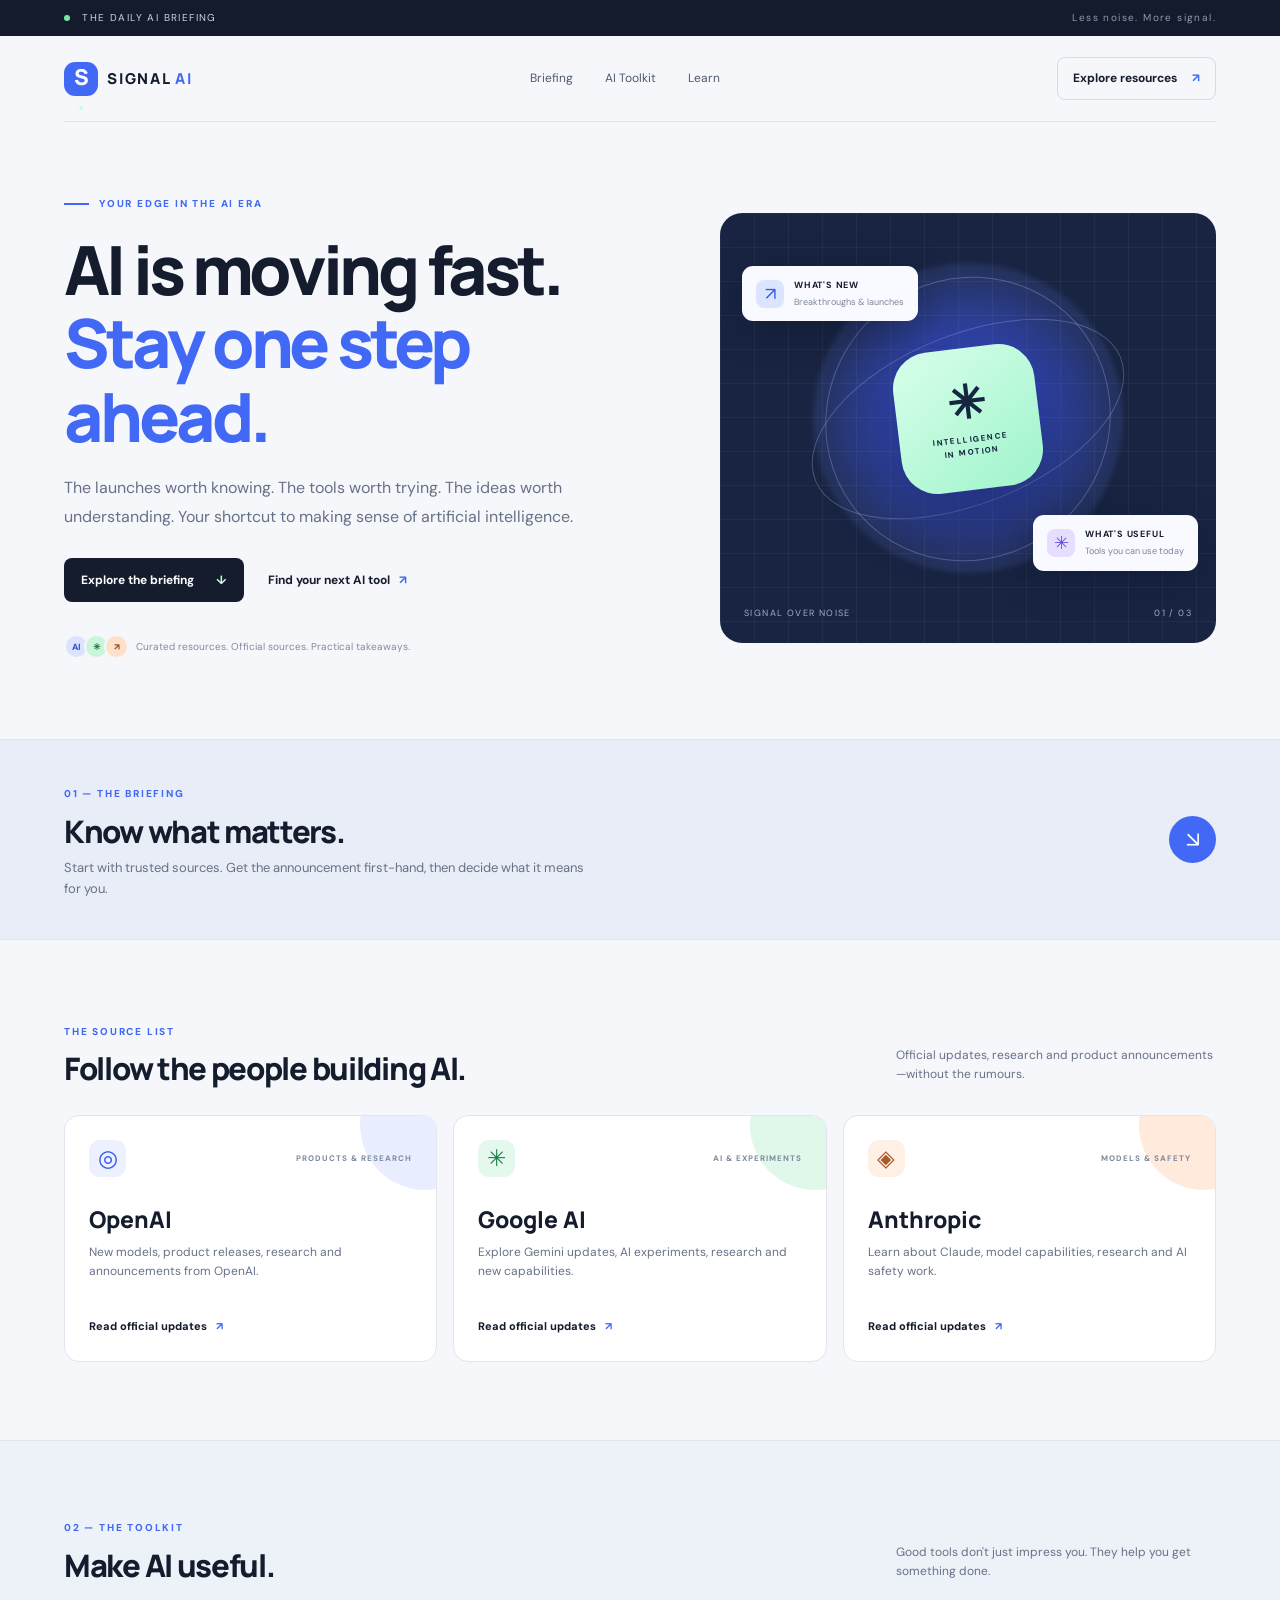
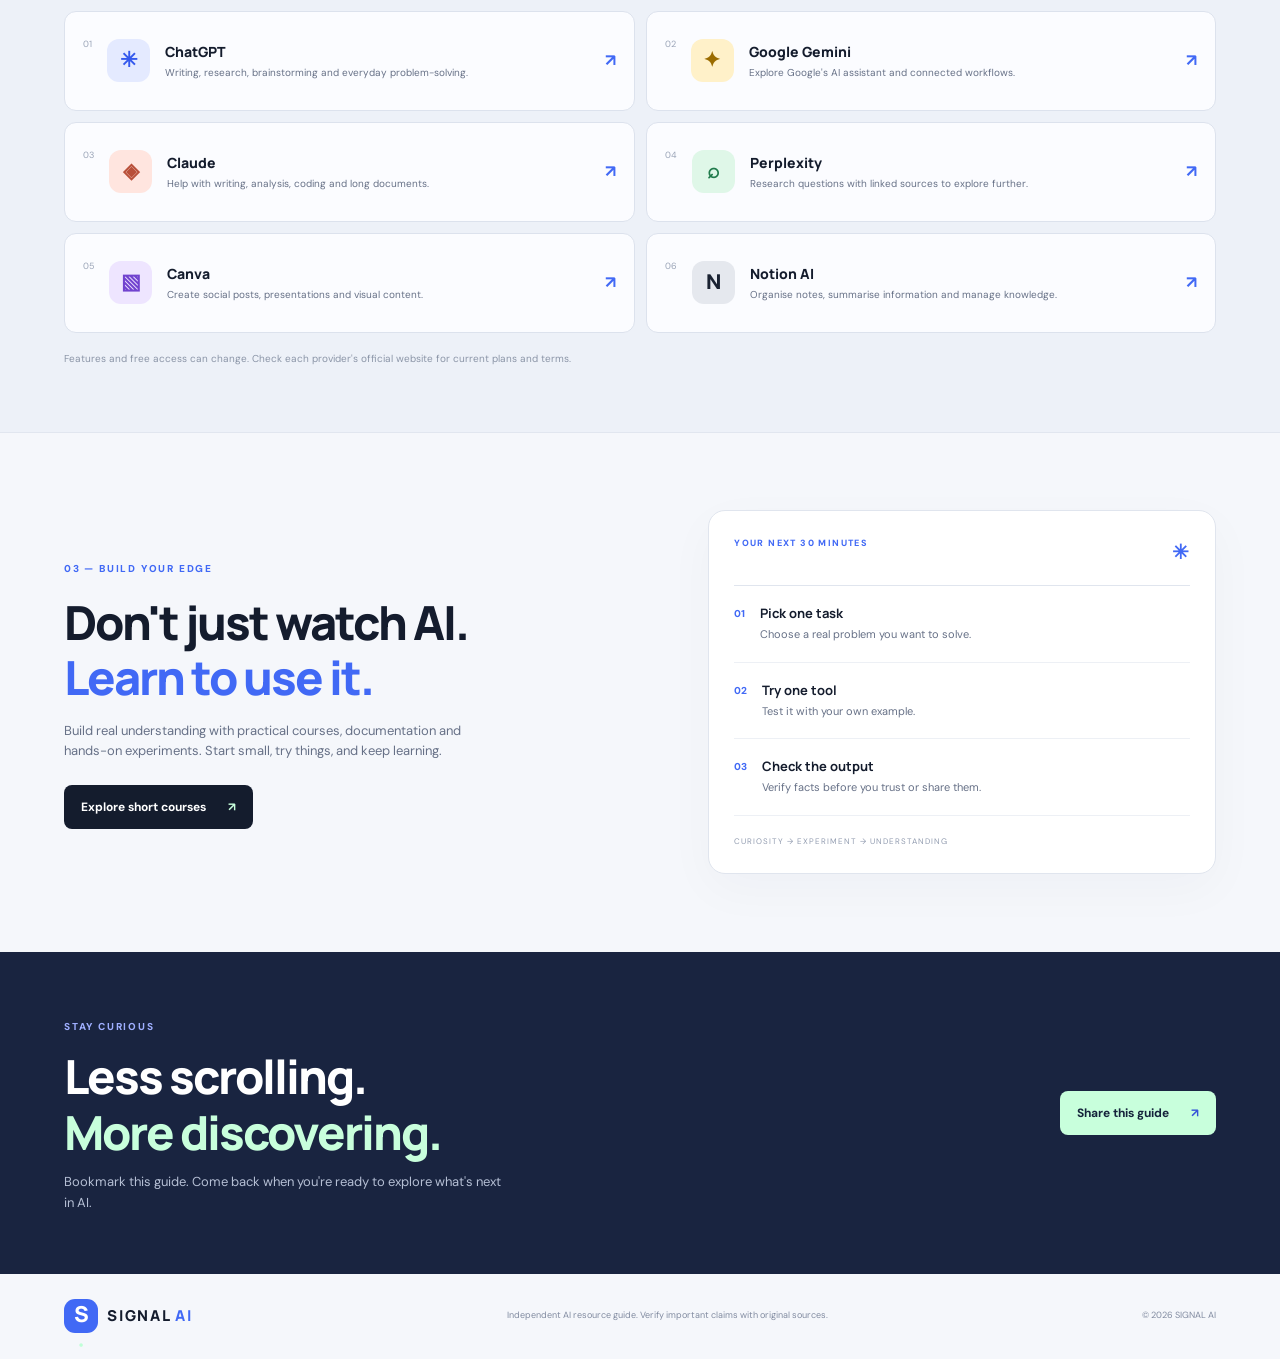
<file: index.html>
<!doctype html>
<html lang="en">
<head>
<meta charset="utf-8"><meta name="viewport" content="width=device-width, initial-scale=1">
<meta name="description" content="AI news worth knowing, useful tools worth trying, and practical resources to help you make sense of artificial intelligence.">
<meta name="theme-color" content="#f5f7fb">
<title>Signal AI — The AI Briefing</title>
<link rel="stylesheet" href="style.css">
</head>
<body>
<div class="topline"><div class="shell topinner"><span><i></i> THE DAILY AI BRIEFING</span><span>Less noise. More signal.</span></div></div>
<header class="shell header">
<a class="brand" href="index.html"><span class="mark">S<span>·</span></span><span>SIGNAL<span class="blue">AI</span></span></a>
<nav><a href="#briefing">Briefing</a><a href="#tools">AI Toolkit</a><a href="#learn">Learn</a></nav>
<a class="headerlink" href="#tools">Explore resources <b>↗</b></a>
</header>
<main>
<section class="shell hero">
<div class="hero-copy"><div class="kicker"><span></span> YOUR EDGE IN THE AI ERA</div>
<h1>AI is moving fast.<br><em>Stay one step ahead.</em></h1>
<p class="intro">The launches worth knowing. The tools worth trying. The ideas worth understanding. Your shortcut to making sense of artificial intelligence.</p>
<div class="actions"><a class="btn dark" href="#briefing">Explore the briefing <b>↓</b></a><a class="simplelink" href="#tools">Find your next AI tool <b>↗</b></a></div>
<div class="trust"><div class="bubbles"><span>AI</span><span>✳</span><span>↗</span></div>Curated resources. Official sources. Practical takeaways.</div></div>
<div class="art"><div class="grid"></div><div class="orb o1"></div><div class="orb o2"></div><div class="core"><strong>✳</strong><small>INTELLIGENCE<br>IN MOTION</small></div>
<div class="float f1"><i>↗</i><span><b>WHAT'S NEW</b><small>Breakthroughs & launches</small></span></div>
<div class="float f2"><i>✳</i><span><b>WHAT'S USEFUL</b><small>Tools you can use today</small></span></div>
<div class="caption">SIGNAL OVER NOISE <span>01 / 03</span></div></div>
</section>
<section class="band" id="briefing"><div class="shell bandinner"><div><label>01 — THE BRIEFING</label><h2>Know what matters.</h2><p>Start with trusted sources. Get the announcement first-hand, then decide what it means for you.</p></div><a class="round" href="#sources">↘</a></div></section>
<section class="shell section" id="sources"><div class="sectionhead"><div><label>THE SOURCE LIST</label><h2>Follow the people building AI.</h2></div><p>Official updates, research and product announcements—without the rumours.</p></div>
<div class="sourcegrid">
<article class="source"><div class="sourcemeta"><span class="symbol">◎</span><small>PRODUCTS & RESEARCH</small></div><h3>OpenAI</h3><p>New models, product releases, research and announcements from OpenAI.</p><a href="https://openai.com/news/" target="_blank" rel="noopener noreferrer">Read official updates <b>↗</b></a></article>
<article class="source google"><div class="sourcemeta"><span class="symbol">✳</span><small>AI & EXPERIMENTS</small></div><h3>Google AI</h3><p>Explore Gemini updates, AI experiments, research and new capabilities.</p><a href="https://blog.google/technology/ai/" target="_blank" rel="noopener noreferrer">Read official updates <b>↗</b></a></article>
<article class="source anthro"><div class="sourcemeta"><span class="symbol">◈</span><small>MODELS & SAFETY</small></div><h3>Anthropic</h3><p>Learn about Claude, model capabilities, research and AI safety work.</p><a href="https://www.anthropic.com/news" target="_blank" rel="noopener noreferrer">Read official updates <b>↗</b></a></article>
</div></section>
<section class="toolband" id="tools"><div class="shell section"><div class="sectionhead"><div><label>02 — THE TOOLKIT</label><h2>Make AI useful.</h2></div><p>Good tools don't just impress you. They help you get something done.</p></div>
<div class="toolgrid">
<a class="tool" href="https://chatgpt.com/" target="_blank" rel="noopener noreferrer"><small>01</small><i class="ib">✳</i><span><b>ChatGPT</b><em>Writing, research, brainstorming and everyday problem-solving.</em></span><strong>↗</strong></a>
<a class="tool" href="https://gemini.google.com/" target="_blank" rel="noopener noreferrer"><small>02</small><i class="iy">✦</i><span><b>Google Gemini</b><em>Explore Google's AI assistant and connected workflows.</em></span><strong>↗</strong></a>
<a class="tool" href="https://claude.ai/" target="_blank" rel="noopener noreferrer"><small>03</small><i class="ic">◈</i><span><b>Claude</b><em>Help with writing, analysis, coding and long documents.</em></span><strong>↗</strong></a>
<a class="tool" href="https://www.perplexity.ai/" target="_blank" rel="noopener noreferrer"><small>04</small><i class="ig">⌕</i><span><b>Perplexity</b><em>Research questions with linked sources to explore further.</em></span><strong>↗</strong></a>
<a class="tool" href="https://www.canva.com/" target="_blank" rel="noopener noreferrer"><small>05</small><i class="ip">▧</i><span><b>Canva</b><em>Create social posts, presentations and visual content.</em></span><strong>↗</strong></a>
<a class="tool" href="https://www.notion.so/product/ai" target="_blank" rel="noopener noreferrer"><small>06</small><i class="ii">N</i><span><b>Notion AI</b><em>Organise notes, summarise information and manage knowledge.</em></span><strong>↗</strong></a>
</div><p class="disclaimer">Features and free access can change. Check each provider's official website for current plans and terms.</p></div></section>
<section class="shell section learn" id="learn"><div><label>03 — BUILD YOUR EDGE</label><h2>Don't just watch AI.<br><em>Learn to use it.</em></h2><p>Build real understanding with practical courses, documentation and hands-on experiments. Start small, try things, and keep learning.</p><a class="btn dark" href="https://www.deeplearning.ai/short-courses/" target="_blank" rel="noopener noreferrer">Explore short courses <b>↗</b></a></div>
<div class="learnpanel"><div class="paneltop">YOUR NEXT 30 MINUTES <b>✳</b></div><div class="step"><i>01</i><span><b>Pick one task</b><small>Choose a real problem you want to solve.</small></span></div><div class="step"><i>02</i><span><b>Try one tool</b><small>Test it with your own example.</small></span></div><div class="step"><i>03</i><span><b>Check the output</b><small>Verify facts before you trust or share them.</small></span></div><div class="panelbottom">CURIOSITY → EXPERIMENT → UNDERSTANDING</div></div></section>
<section class="closing"><div class="shell closeinner"><div><label>STAY CURIOUS</label><h2>Less scrolling.<br><em>More discovering.</em></h2><p>Bookmark this guide. Come back when you're ready to explore what's next in AI.</p></div><button id="shareBtn" class="btn light">Share this guide <b>↗</b></button></div></section>
</main>
<footer class="shell footer"><a class="brand" href="index.html"><span class="mark">S<span>·</span></span><span>SIGNAL<span class="blue">AI</span></span></a><p>Independent AI resource guide. Verify important claims with original sources.</p><small>© <span id="year"></span> SIGNAL AI</small></footer>
<script src="script.js"></script>
</body></html>
</file>
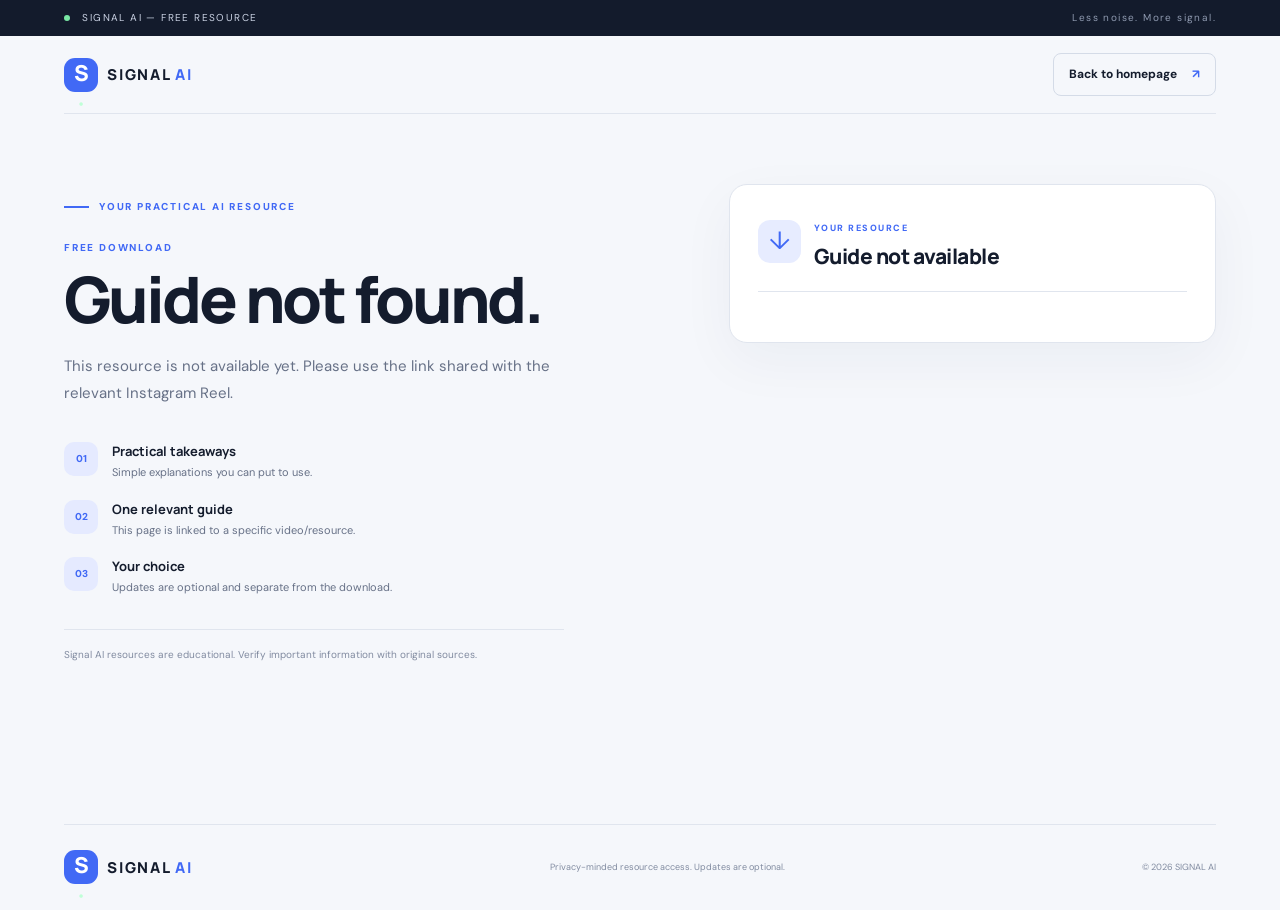
<file: guide.html>
<!doctype html>
<html lang="en">
<head>
<meta charset="utf-8">
<meta name="viewport" content="width=device-width, initial-scale=1">
<meta name="theme-color" content="#f5f7fb">
<meta name="description" content="Get your free Signal AI guide.">
<title>Get Your Free AI Guide — Signal AI</title>
<link rel="stylesheet" href="style.css">
</head>
<body class="guide-page">
<div class="topline"><div class="shell topinner"><span><i></i> SIGNAL AI — FREE RESOURCE</span><span>Less noise. More signal.</span></div></div>
<header class="shell header guide-header">
<a class="brand" href="index.html"><span class="mark">S<span>·</span></span><span>SIGNAL<span class="blue">AI</span></span></a>
<a class="headerlink" href="index.html">Back to homepage <b>↗</b></a>
</header>
<main class="shell guide-layout">
<section class="guide-intro">
<div class="kicker"><span></span> YOUR PRACTICAL AI RESOURCE</div>
<p class="guide-eyebrow">FREE DOWNLOAD</p>
<h1 id="guideTitle">Get your free <em>AI guide.</em></h1>
<p class="intro" id="guideDescription">Enter your details to access this resource. We'll only use your information as described below.</p>
<div class="guide-points">
<div><span>01</span><p><b>Practical takeaways</b><small>Simple explanations you can put to use.</small></p></div>
<div><span>02</span><p><b>One relevant guide</b><small>This page is linked to a specific video/resource.</small></p></div>
<div><span>03</span><p><b>Your choice</b><small>Updates are optional and separate from the download.</small></p></div>
</div>
<div class="guide-note">Signal AI resources are educational. Verify important information with original sources.</div>
</section>
<section class="form-card">
<div class="form-card-top"><span class="form-icon">↓</span><div><small>YOUR RESOURCE</small><h2 id="formGuideTitle">Get the guide</h2></div></div>
<form id="leadForm">
<label class="field-label" for="fullName">Full name <span>*</span></label>
<input id="fullName" name="name" autocomplete="name" required maxlength="100" placeholder="Enter your name">
<label class="field-label" for="email">Email address <span>*</span></label>
<input id="email" name="email" type="email" autocomplete="email" required maxlength="254" placeholder="you@example.com">
<label class="field-label" for="phone">WhatsApp / phone number <span>*</span></label>
<input id="phone" name="phone" type="tel" autocomplete="tel" required maxlength="20" placeholder="+91 98765 43210">
<div class="consent-box">
<label class="check-row"><input id="emailConsent" type="checkbox"><span>I agree to receive future AI news, tools and guide updates by email. I can unsubscribe anytime.</span></label>
<label class="check-row"><input id="whatsappConsent" type="checkbox"><span>I agree to receive future AI news, tools and guide updates on WhatsApp. I can opt out anytime.</span></label>
</div>
<p class="privacy-copy">Your details will be recorded to provide the requested guide and manage any updates you separately opt into. Do not submit information for someone else.</p>
<button class="btn dark submit-btn" id="submitBtn" type="submit">Get my guide <b>→</b></button>
<p class="form-status" id="formStatus" role="status" aria-live="polite"></p>
</form>
<div class="download-area" id="downloadArea" hidden>
<div class="success-mark">✓</div><h3>Your guide is ready</h3><p id="downloadMessage">Your details have been submitted. Use the button below to access your guide.</p>
<a class="btn dark" id="downloadBtn" href="#" target="_blank" rel="noopener noreferrer">Download PDF <b>↓</b></a>
<p class="download-note">If the PDF isn't ready yet, please check back later. This link is specific to this guide.</p>
</div>
</section>
</main>
<footer class="shell footer guide-footer"><a class="brand" href="index.html"><span class="mark">S<span>·</span></span><span>SIGNAL<span class="blue">AI</span></span></a><p>Privacy-minded resource access. Updates are optional.</p><small>© <span id="year"></span> SIGNAL AI</small></footer>
<script src="guide.js"></script>
</body></html>
</file>
<file: style.css>
@import url('https://fonts.googleapis.com/css2?family=DM+Sans:wght@400;500;600;700&family=Manrope:wght@400;500;600;700;800&display=swap');
:root{--ink:#141c2d;--muted:#677187;--paper:#f5f7fb;--line:#e0e5ee;--blue:#4169f5;--mint:#c8ffdc}*{box-sizing:border-box}html{scroll-behavior:smooth;scroll-padding-top:25px}body{margin:0;background:var(--paper);color:var(--ink);font-family:'DM Sans',Arial,sans-serif;line-height:1.6}.shell{width:min(1160px,90%);margin:auto}.topline{background:#131b2c;color:#cbd3e4;font-size:10px;letter-spacing:1.4px}.topinner{display:flex;justify-content:space-between;padding:10px 0}.topinner i{display:inline-block;width:6px;height:6px;border-radius:50%;background:#79e7a4;margin-right:8px}.topinner span:last-child{color:#8f9ab0}.header{height:86px;display:flex;align-items:center;justify-content:space-between;border-bottom:1px solid var(--line)}.brand{display:flex;align-items:center;gap:9px;color:var(--ink);font:800 15px Manrope,sans-serif;letter-spacing:1.8px;text-decoration:none}.mark{width:34px;height:34px;display:grid;place-items:center;border-radius:11px;background:var(--blue);color:white;font-size:22px;letter-spacing:0}.mark span{color:#bfffd7}.blue{color:var(--blue);margin-left:3px}.header nav{display:flex;gap:32px}.header nav a{font-size:12px;color:#4f5a70;text-decoration:none}.headerlink{font-size:12px;font-weight:700;text-decoration:none;color:var(--ink);border:1px solid #d4dbe7;padding:11px 15px;border-radius:8px}.headerlink b{color:var(--blue);margin-left:12px}.hero{display:grid;grid-template-columns:1.1fr .9fr;gap:50px;align-items:center;padding-top:74px;padding-bottom:80px}.kicker,label{font-size:10px;letter-spacing:1.8px;font-weight:800;color:var(--blue)}.kicker{display:flex;align-items:center;gap:10px}.kicker span{height:2px;width:25px;background:var(--blue)}h1,h2,h3,p{margin-top:0}.hero h1{font:800 clamp(43px,5.3vw,70px)/1.08 Manrope,sans-serif;letter-spacing:-3.8px;margin:21px 0}.hero h1 em,.learn h2 em,.closing h2 em{font-style:normal;color:var(--blue)}.intro{max-width:520px;font-size:16px;color:var(--muted);line-height:1.8}.actions{display:flex;align-items:center;gap:24px;flex-wrap:wrap;margin-top:27px}.btn{display:inline-flex;align-items:center;gap:22px;padding:14px 17px;border:0;border-radius:8px;text-decoration:none;font:700 12px 'DM Sans',sans-serif;cursor:pointer;transition:transform .2s}.btn:hover{transform:translateY(-2px)}.dark{background:var(--ink);color:white}.dark b{color:var(--mint)}.simplelink{font-size:12px;font-weight:700;color:var(--ink);text-decoration:none}.simplelink b{color:var(--blue);margin-left:6px}.trust{display:flex;align-items:center;gap:12px;margin-top:32px;color:#818ba0;font-size:10px}.bubbles{display:flex}.bubbles span{width:25px;height:25px;display:grid;place-items:center;margin-right:-5px;border:2px solid var(--paper);border-radius:50%;background:#dce3ff;color:#344fd0;font-size:9px;font-weight:800}.bubbles span:nth-child(2){background:#c9f6da;color:#28764b}.bubbles span:nth-child(3){background:#ffe1ca;color:#8c4a24}.art{height:430px;position:relative;overflow:hidden;border-radius:22px;background:#182442;isolation:isolate}.grid{position:absolute;inset:0;background-image:linear-gradient(#ffffff0b 1px,transparent 1px),linear-gradient(90deg,#ffffff0b 1px,transparent 1px);background-size:34px 34px}.art:before{content:'';position:absolute;width:320px;height:320px;top:45px;left:calc(50% - 160px);border-radius:50%;background:radial-gradient(circle,#4c70f7 0,#344ac0 28%,#24315b 67%,transparent 70%)}.orb{position:absolute;border:1px solid #b5c5ff4c;border-radius:50%;left:50%;top:48%;transform:translate(-50%,-50%) rotate(-22deg)}.o1{width:330px;height:170px}.o2{width:280px;height:290px;transform:translate(-50%,-50%) rotate(48deg)}.core{position:absolute;left:50%;top:48%;width:142px;height:142px;border-radius:36px;display:flex;flex-direction:column;justify-content:center;align-items:center;background:linear-gradient(145deg,#d8ffeb,#9ff4cb);box-shadow:0 20px 70px #080d1b77;color:#172640;transform:translate(-50%,-50%) rotate(-7deg)}.core strong{font-size:46px;line-height:1}.core small{font-size:8px;letter-spacing:1.5px;text-align:center;font-weight:800;margin-top:7px}.float{position:absolute;display:flex;align-items:center;gap:10px;background:#f8faff;padding:12px 14px;border-radius:11px;box-shadow:0 10px 40px #050b1c44}.float b,.float small{display:block}.float b{font-size:9px;letter-spacing:.8px}.float small{font-size:9px;color:#7c8599;margin-top:3px}.float i{width:28px;height:28px;border-radius:8px;background:#dbe5ff;color:#3457e9;display:grid;place-items:center;font-size:18px;font-style:normal}.f1{top:53px;left:22px}.f2{right:18px;bottom:72px}.f2 i{background:#e6ddff;color:#6b4be4}.caption{position:absolute;bottom:22px;left:24px;right:24px;color:#9facca;font-size:9px;letter-spacing:1.4px;display:flex;justify-content:space-between}.band{background:#e9edf7;border-block:1px solid #e0e5ee}.bandinner{display:flex;align-items:center;justify-content:space-between;padding:39px 0}.band h2,.sectionhead h2{font:800 31px/1.2 Manrope,sans-serif;letter-spacing:-1.3px;margin:8px 0}.band p{font-size:13px;color:var(--muted);max-width:520px;margin:0}.round{display:grid;place-items:center;width:47px;height:47px;flex-shrink:0;border-radius:50%;background:var(--blue);color:white;text-decoration:none;font-size:22px}.section{padding-top:77px;padding-bottom:78px}.sectionhead{display:flex;justify-content:space-between;align-items:end;gap:35px;margin-bottom:27px}.sectionhead h2{margin-bottom:0}.sectionhead>p{max-width:320px;font-size:12px;color:var(--muted);margin-bottom:3px}.sourcegrid{display:grid;grid-template-columns:repeat(3,1fr);gap:16px}.source{position:relative;overflow:hidden;min-height:245px;padding:24px;border:1px solid var(--line);border-radius:15px;background:white}.source:after{content:'';position:absolute;width:130px;height:130px;right:-54px;top:-56px;border-radius:50%;background:#e9eeff}.google:after{background:#e0f8e9}.anthro:after{background:#ffeadb}.sourcemeta{display:flex;justify-content:space-between;align-items:center;position:relative;z-index:1}.symbol{display:grid;place-items:center;width:37px;height:37px;border-radius:11px;background:#edf0ff;color:#3458e7;font-size:23px}.google .symbol{background:#e5f8ed;color:#168348}.anthro .symbol{background:#fff0e5;color:#a85a2b}.sourcemeta small{font-size:8px;letter-spacing:1px;color:#818ba0;font-weight:800}.source h3{font:800 23px Manrope,sans-serif;margin:26px 0 8px}.source p{font-size:12px;color:var(--muted);min-height:57px}.source>a{display:inline-flex;gap:9px;font-size:11px;font-weight:800;color:var(--ink);text-decoration:none}.source>a b{color:var(--blue)}.toolband{background:#edf1f8;border-block:1px solid #e1e6ef}.toolband .section{padding-top:72px;padding-bottom:65px}.toolgrid{display:grid;grid-template-columns:repeat(2,1fr);gap:11px}.tool{display:flex;align-items:center;gap:15px;min-height:100px;padding:17px 18px;border:1px solid #dce2ed;background:#fbfcff;border-radius:12px;text-decoration:none;color:var(--ink);transition:transform .2s,border-color .2s}.tool:hover{transform:translateY(-2px);border-color:#9aaaf5}.tool>small{font-size:9px;color:#9aa4b7;align-self:flex-start;margin-top:8px}.tool>i{display:grid;place-items:center;width:43px;height:43px;flex-shrink:0;border-radius:12px;font-size:21px;font-weight:800;font-style:normal}.ib{background:#e4eaff;color:#3459ed}.iy{background:#fff1c9;color:#9b6c00}.ic{background:#ffe5df;color:#b94f39}.ig{background:#dff7e8;color:#217b4c}.ip{background:#eee5ff;color:#7143cf}.ii{background:#e5e8ee;color:#1a2232}.tool>span{display:block;flex:1}.tool b,.tool em{display:block}.tool b{font:800 14px Manrope,sans-serif}.tool em{font-style:normal;font-size:10px;line-height:1.5;color:var(--muted);margin-top:4px}.tool>strong{font-size:17px;color:var(--blue)}.disclaimer{font-size:10px;color:#8b95a7;margin:18px 0 0}.learn{display:grid;grid-template-columns:1fr .9fr;gap:80px;align-items:center}.learn h2,.closing h2{font:800 clamp(32px,4vw,47px)/1.18 Manrope,sans-serif;letter-spacing:-2px;margin:15px 0}.learn>div:first-child>p,.closing p{font-size:13px;color:var(--muted);max-width:440px;margin-bottom:23px}.learnpanel{padding:25px;border-radius:17px;background:white;border:1px solid var(--line);box-shadow:0 15px 50px #17284c08}.paneltop{display:flex;justify-content:space-between;color:var(--blue);font-size:9px;letter-spacing:1.4px;font-weight:800;padding-bottom:17px;border-bottom:1px solid var(--line)}.paneltop b{font-size:20px}.step{display:flex;gap:15px;padding:18px 0;border-bottom:1px solid #edf0f5}.step i{font-size:10px;font-weight:800;color:var(--blue);padding-top:2px;font-style:normal}.step b,.step small{display:block}.step b{font:700 13px Manrope,sans-serif}.step small{font-size:11px;color:var(--muted);margin-top:4px}.panelbottom{font-size:8px;letter-spacing:1px;color:#929cb0;margin-top:19px}.closing{background:#192440;color:white}.closeinner{padding:60px 0;display:flex;align-items:center;justify-content:space-between;gap:30px}.closing label{color:#9fafff}.closing h2{margin:12px 0}.closing h2 em{color:var(--mint)}.closing p{color:#b5bfd4;margin:0}.light{background:var(--mint);color:#15233b;flex-shrink:0}.light b{color:#3653d8}.footer{display:flex;align-items:center;justify-content:space-between;gap:25px;padding-top:25px;padding-bottom:25px}.footer p,.footer>small{font-size:9px;color:#818ba0;margin:0}.footer>small{white-space:nowrap}
@media(max-width:800px){.header nav{gap:15px}.hero{gap:25px;padding-top:55px}.art{height:360px}.f1{left:10px}.f2{right:9px}.learn{gap:35px}.sectionhead{align-items:start;flex-direction:column;gap:10px}.sectionhead>p{margin:0}.source{padding:18px}.sourcemeta small{font-size:7px}}
@media(max-width:600px){.topinner span:last-child{display:none}.header{height:70px}.header nav{display:none}.headerlink{font-size:10px;padding:9px}.hero{grid-template-columns:1fr;padding-top:45px;padding-bottom:50px;gap:35px}.hero h1{font-size:47px;letter-spacing:-2.6px}.intro{font-size:14px}.art{height:330px}.bandinner{padding:30px 0;gap:15px}.band h2,.sectionhead h2{font-size:26px}.band p{font-size:12px}.round{width:40px;height:40px}.section{padding-top:53px;padding-bottom:53px}.sourcegrid{grid-template-columns:1fr}.source{min-height:0}.source p{min-height:0}.source h3{margin-top:19px}.toolgrid{grid-template-columns:1fr}.toolband .section{padding-top:52px;padding-bottom:50px}.learn{grid-template-columns:1fr;gap:30px}.learn h2,.closing h2{font-size:37px}.closeinner{padding:45px 0;align-items:flex-start;flex-direction:column;gap:22px}.footer{align-items:flex-start;flex-direction:column;gap:11px}.footer p{line-height:1.6}.footer>small{margin-top:4px}}


/* Signal AI guide landing page */
.guide-page{min-height:100vh}
.guide-header{height:78px}
.guide-layout{display:grid;grid-template-columns:1fr .82fr;gap:70px;align-items:start;padding-top:70px;padding-bottom:80px;min-height:calc(100vh - 190px)}
.guide-intro{padding-top:15px}
.guide-eyebrow{margin:25px 0 8px;font-size:10px;letter-spacing:1.8px;font-weight:800;color:var(--blue)}
.guide-intro h1{font:800 clamp(42px,5vw,64px)/1.08 Manrope,sans-serif;letter-spacing:-3px;margin:0 0 20px}
.guide-intro h1 em{font-style:normal;color:var(--blue)}
.guide-intro .intro{font-size:15px;max-width:500px}
.guide-points{display:grid;gap:18px;margin-top:35px}
.guide-points>div{display:flex;gap:14px;align-items:flex-start}
.guide-points>div>span{display:grid;place-items:center;flex:0 0 34px;height:34px;border-radius:10px;background:#e5eaff;color:var(--blue);font-size:10px;font-weight:800}
.guide-points p{margin:0}
.guide-points b,.guide-points small{display:block}
.guide-points b{font:700 13px Manrope,sans-serif}
.guide-points small{font-size:11px;color:var(--muted);margin-top:4px}
.guide-note{border-top:1px solid var(--line);padding-top:17px;margin-top:32px;font-size:10px;color:#818ba0;max-width:500px}
.form-card{background:#fff;border:1px solid var(--line);border-radius:18px;padding:28px;box-shadow:0 18px 55px #17284c0c}
.form-card-top{display:flex;gap:13px;align-items:center;padding-bottom:21px;border-bottom:1px solid var(--line);margin-bottom:22px}
.form-icon{display:grid;place-items:center;width:43px;height:43px;border-radius:12px;background:#e7ecff;color:var(--blue);font-size:25px}
.form-card-top small{font-size:9px;letter-spacing:1.5px;font-weight:800;color:var(--blue)}
.form-card-top h2{font:800 21px Manrope,sans-serif;margin:3px 0 0;letter-spacing:-.5px}
.field-label{display:block;font-size:11px;font-weight:700;margin:15px 0 7px;color:var(--ink)}
.field-label span{color:#d34d4d}
.form-card input[type=text],.form-card input[type=email],.form-card input[type=tel],.form-card input:not([type]){width:100%;height:46px;border:1px solid #dce2ed;border-radius:8px;padding:0 12px;background:#fbfcff;color:var(--ink);font:12px 'DM Sans',sans-serif;outline:none}
.form-card input:focus{border-color:#8196ff;box-shadow:0 0 0 3px #4169f51a}
.consent-box{display:grid;gap:13px;margin-top:20px;padding:15px;background:#f7f8fc;border-radius:10px}
.check-row{display:flex;align-items:flex-start;gap:9px;font-size:10px;line-height:1.55;color:#59647a;cursor:pointer}
.check-row input{margin:3px 0 0;accent-color:var(--blue);flex:0 0 auto}
.privacy-copy{font-size:9px;line-height:1.6;color:#818ba0;margin:14px 0 17px}
.submit-btn{width:100%;justify-content:space-between}
.submit-btn:disabled{opacity:.65;cursor:wait;transform:none}
.form-status{min-height:16px;margin:12px 0 0;font-size:10px;color:#b53e3e}
.form-status.success{color:#217b4c}
.download-area{padding-top:12px}
.download-area[hidden]{display:none}
.success-mark{display:grid;place-items:center;width:43px;height:43px;border-radius:50%;background:#dff7e8;color:#217b4c;font-size:24px;font-weight:800}
.download-area h3{font:800 22px Manrope,sans-serif;margin:15px 0 7px}
.download-area p{font-size:12px;color:var(--muted)}
.download-area .btn{margin-top:6px}
.download-note{font-size:9px!important;margin-top:14px}
.guide-footer{border-top:1px solid var(--line)}
@media(max-width:800px){.guide-layout{grid-template-columns:1fr;gap:35px;padding-top:40px;padding-bottom:50px}.guide-intro{padding-top:0}.guide-intro h1{font-size:47px}.form-card{max-width:560px;width:100%;margin:auto}}
@media(max-width:600px){.guide-header{height:70px}.guide-layout{padding-top:32px}.guide-intro h1{font-size:42px;letter-spacing:-2px}.guide-intro .intro{font-size:13px}.form-card{padding:21px}.guide-footer{padding-top:22px;padding-bottom:22px}}
</file>
